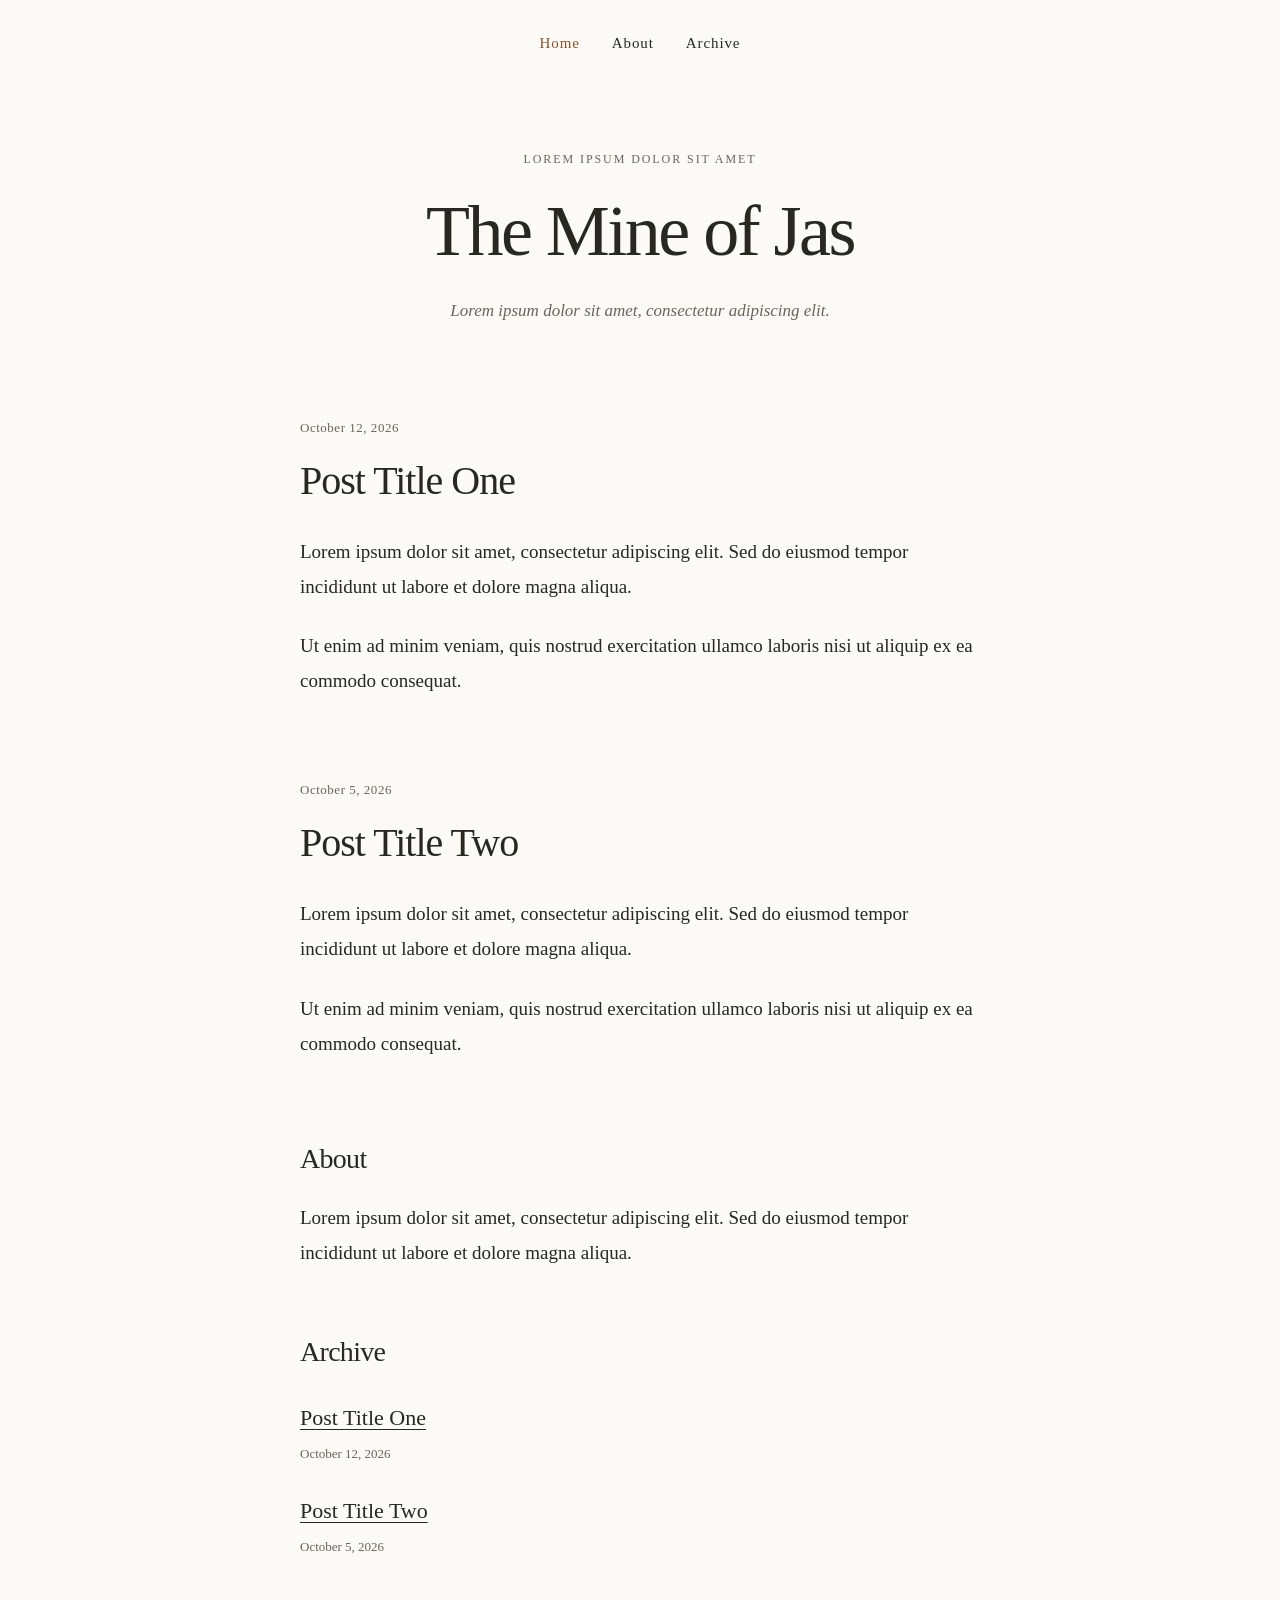
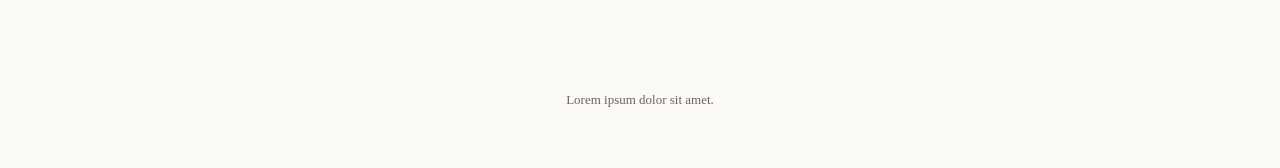
<file: index.html>
<!doctype html>
<html lang="en">
<head>
  <meta charset="utf-8">
  <meta name="viewport" content="width=device-width, initial-scale=1">
  <meta name="description" content="The Mine of Jas">
  <title>The Mine of Jas</title>
  <link rel="stylesheet" href="./style.css">
</head>
<body>
  <a class="skip-link" href="#main">Skip to content</a>

  <header class="site-header">
   <nav aria-label="Main navigation">
  <a href="./index.html" aria-current="page">Home</a>
  <a href="./about.html">About</a>
  <a href="./archive.html">Archive</a>
</nav>

    <div class="masthead">
      <p class="eyebrow">Lorem ipsum dolor sit amet</p>
      <h1>The Mine of Jas</h1>
      <p class="tagline">Lorem ipsum dolor sit amet, consectetur adipiscing elit.</p>
    </div>
  </header>

  <main id="main" tabindex="-1">
    <section class="posts" aria-label="Recent writing">
      <article id="post-one" class="post-preview">
        <p class="post-date">
          <time datetime="2026-10-12">October 12, 2026</time>
        </p>
        <h2>Post Title One</h2>
        <p>
          Lorem ipsum dolor sit amet, consectetur adipiscing elit.
          Sed do eiusmod tempor incididunt ut labore et dolore
          magna aliqua.
        </p>
        <p>
          Ut enim ad minim veniam, quis nostrud exercitation
          ullamco laboris nisi ut aliquip ex ea commodo consequat.
        </p>
      </article>

      <article id="post-two" class="post-preview">
        <p class="post-date">
          <time datetime="2026-10-05">October 5, 2026</time>
        </p>
        <h2>Post Title Two</h2>
        <p>
          Lorem ipsum dolor sit amet, consectetur adipiscing elit.
          Sed do eiusmod tempor incididunt ut labore et dolore
          magna aliqua.
        </p>
        <p>
          Ut enim ad minim veniam, quis nostrud exercitation
          ullamco laboris nisi ut aliquip ex ea commodo consequat.
        </p>
      </article>
    </section>

    <section id="about" class="end-section" aria-labelledby="about-title">
      <h2 id="about-title">About</h2>
      <p>
        Lorem ipsum dolor sit amet, consectetur adipiscing elit.
        Sed do eiusmod tempor incididunt ut labore et dolore magna aliqua.
      </p>
    </section>

    <section id="archive" class="end-section" aria-labelledby="archive-title">
      <h2 id="archive-title">Archive</h2>
      <ul class="archive-list">
        <li>
          <a href="#post-one">Post Title One</a>
          <span>October 12, 2026</span>
        </li>
        <li>
          <a href="#post-two">Post Title Two</a>
          <span>October 5, 2026</span>
        </li>
      </ul>
    </section>
  </main>

  <footer class="site-footer">
    <p>Lorem ipsum dolor sit amet.</p>
  </footer>
</body>
</html>
</file>
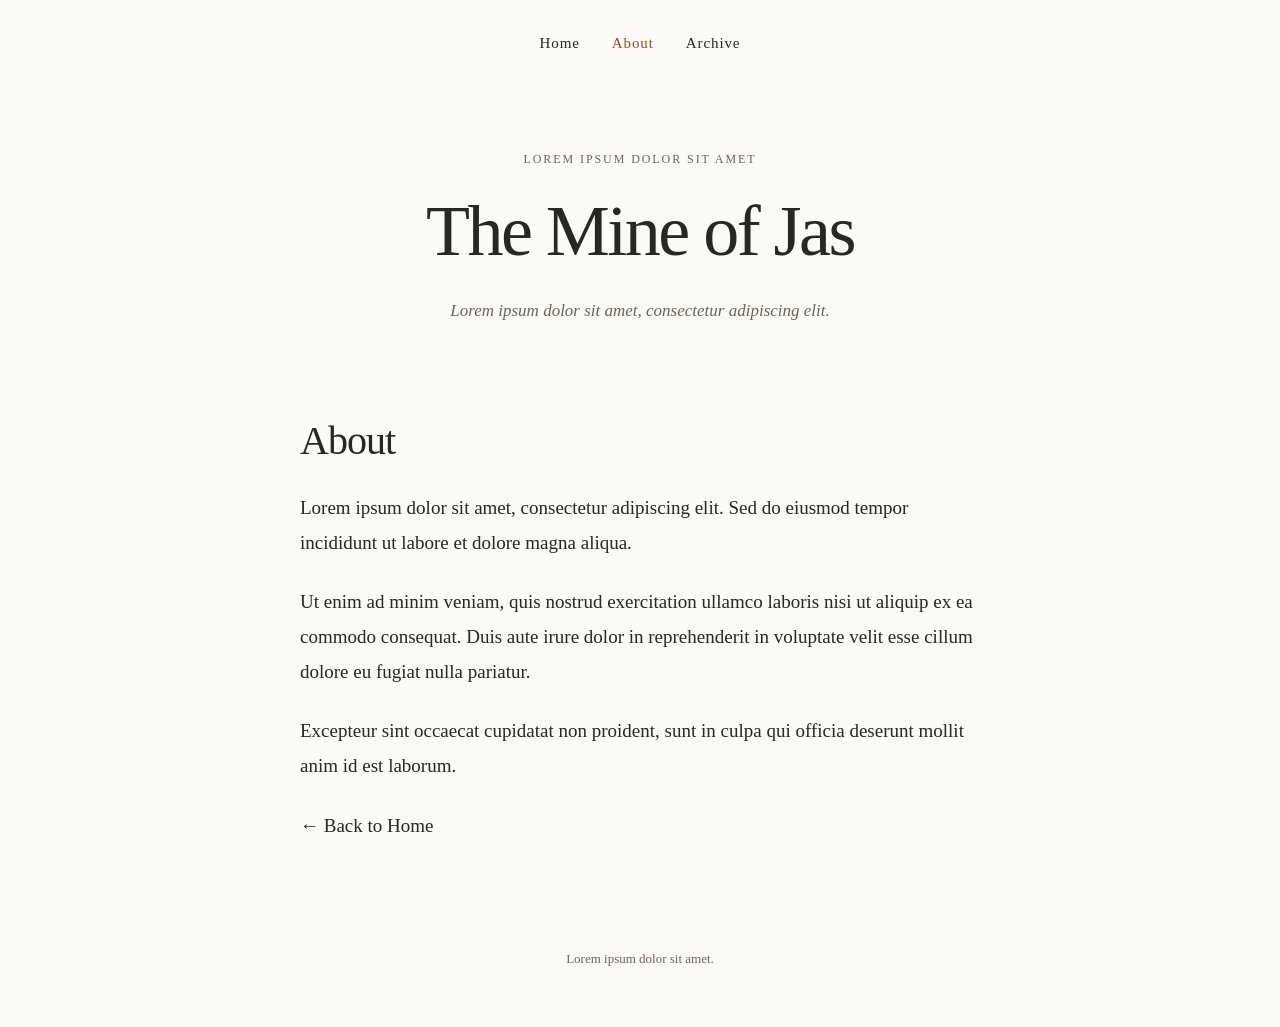
<file: About.html>
<!doctype html>
<html lang="en">
<head>
  <meta charset="utf-8">
  <meta name="viewport" content="width=device-width, initial-scale=1">
  <meta name="description" content="About The Mine of Jas">
  <title>About — The Mine of Jas</title>
  <link rel="stylesheet" href="./style.css">
</head>
<body>
  <a class="skip-link" href="#main">Skip to content</a>

  <header class="site-header">
    <nav aria-label="Main navigation">
      <a href="./index.html">Home</a>
      <a href="./about.html" aria-current="page">About</a>
      <a href="./archive.html">Archive</a>
    </nav>

    <div class="masthead">
      <p class="eyebrow">Lorem ipsum dolor sit amet</p>
      <h1><a href="./index.html">The Mine of Jas</a></h1>
      <p class="tagline">
        Lorem ipsum dolor sit amet, consectetur adipiscing elit.
      </p>
    </div>
  </header>

  <main id="main" tabindex="-1">
    <section aria-labelledby="about-title">
      <h2 id="about-title">About</h2>

      <p>
        Lorem ipsum dolor sit amet, consectetur adipiscing elit.
        Sed do eiusmod tempor incididunt ut labore et dolore
        magna aliqua.
      </p>

      <p>
        Ut enim ad minim veniam, quis nostrud exercitation
        ullamco laboris nisi ut aliquip ex ea commodo consequat.
        Duis aute irure dolor in reprehenderit in voluptate
        velit esse cillum dolore eu fugiat nulla pariatur.
      </p>

      <p>
        Excepteur sint occaecat cupidatat non proident, sunt
        in culpa qui officia deserunt mollit anim id est laborum.
      </p>

      <p><a href="./index.html">← Back to Home</a></p>
    </section>
  </main>

  <footer class="site-footer">
    <p>Lorem ipsum dolor sit amet.</p>
  </footer>
</body>
</html>
</file>
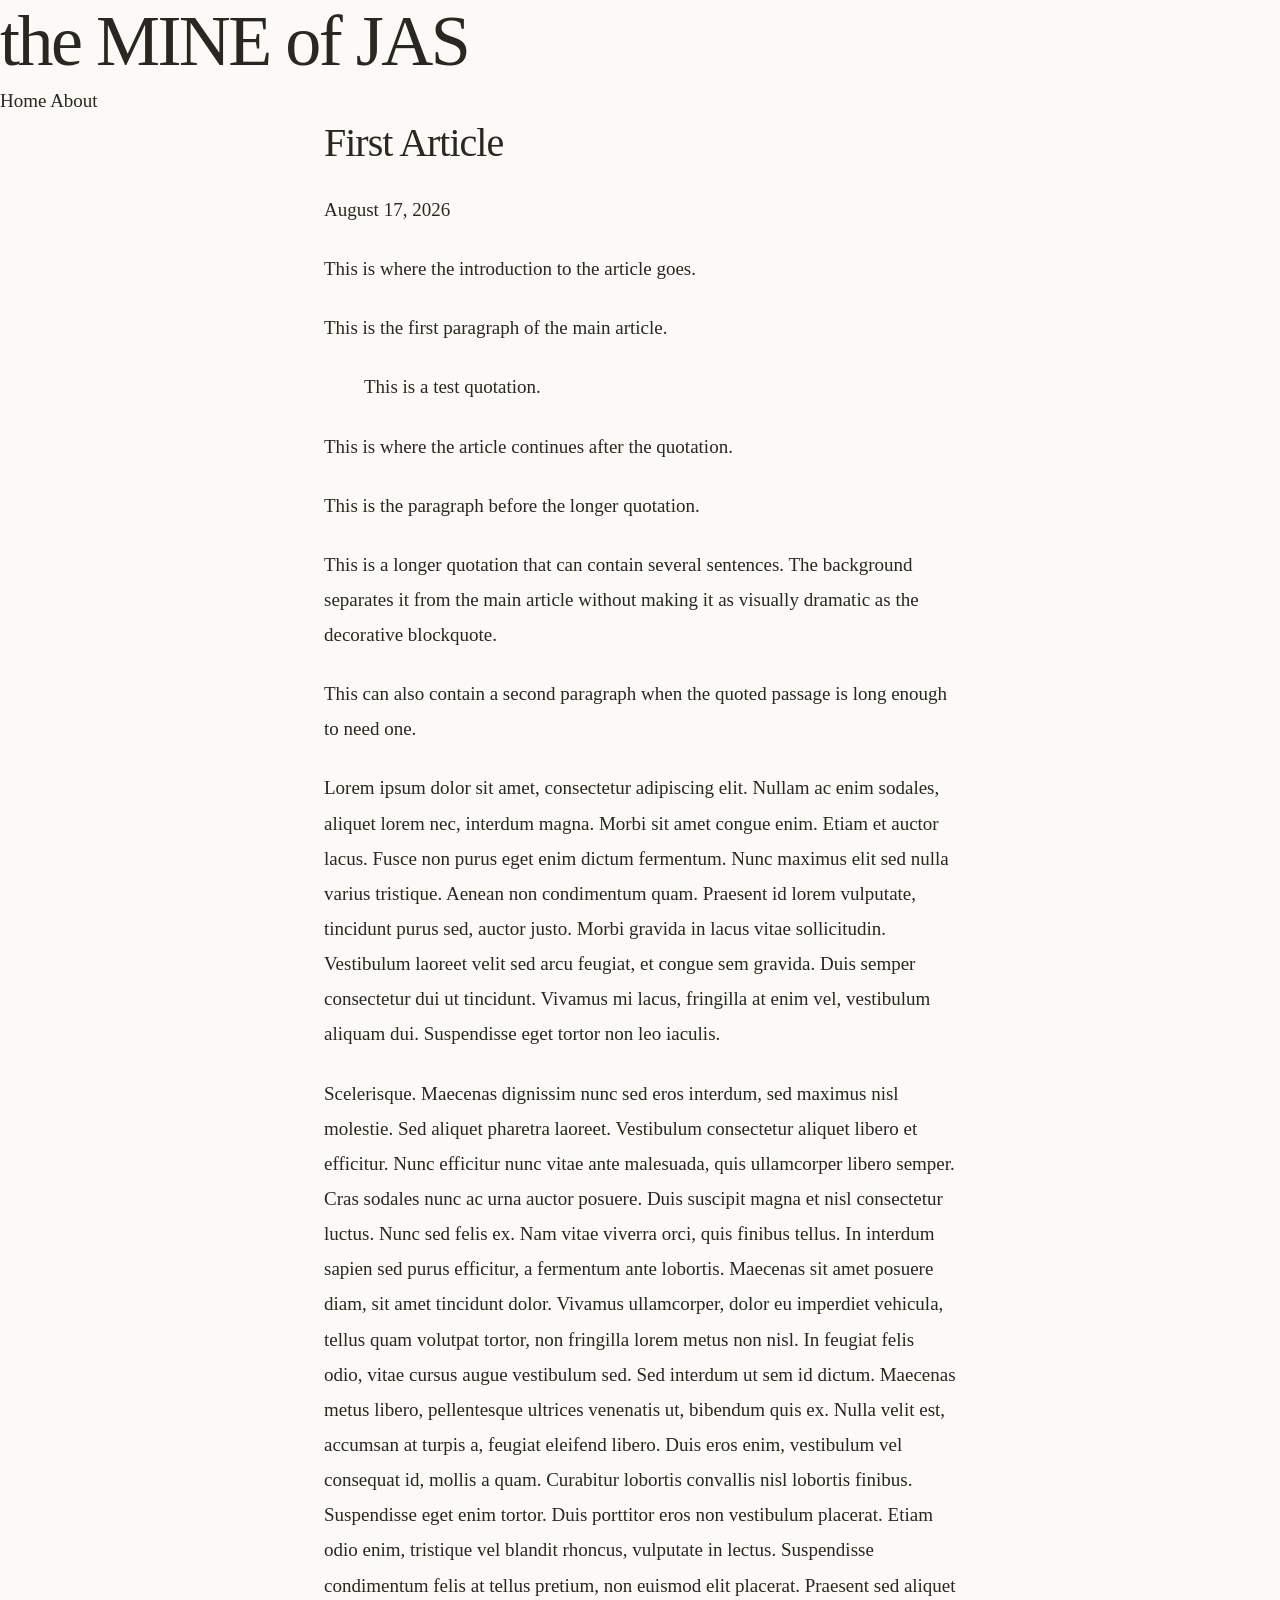
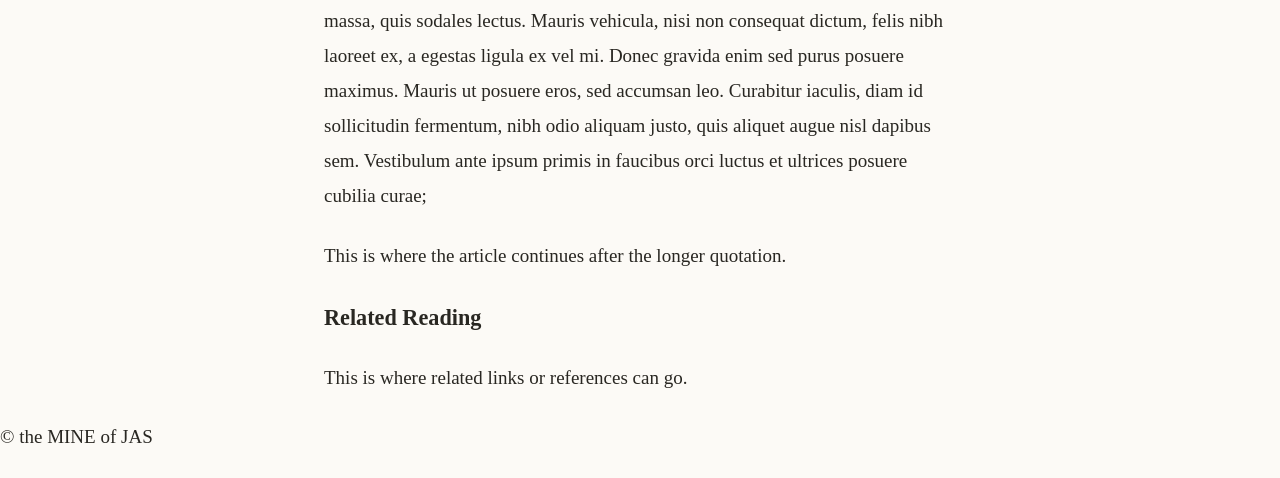
<file: first-article.html>
<!DOCTYPE html>
<html lang="en">
  <head>
    <meta charset="UTF-8">
    <meta name="viewport" content="width=device-width, initial-scale=1.0">

    <title>First Article — the MINE of JAS</title>

    <link rel="stylesheet" href="https://themineofjas.github.io/style.css?v=3">
 <link rel="stylesheet" href="./style.css">
   </head>

  <body>

    <header>
      <h1><a href="/">the MINE of JAS</a></h1>

      <nav>
        <a href="/">Home</a>
        <a href="/about.html">About</a>
      </nav>
    </header>

    <main>
    <main>
  <article>

    <header class="article-header">
      <h2>First Article</h2>
      <p class="article-meta">August 17, 2026</p>
    </header>

    <p class="article-intro">
      This is where the introduction to the article goes.
    </p>

    <p>
      This is the first paragraph of the main article.
    </p>

    <blockquote>
      <p>This is a test quotation.</p>
    </blockquote>

    <p>
      This is where the article continues after the quotation.
          <p>
      This is the paragraph before the longer quotation.
    </p>

    <div class="long-quote">
      <p>
        This is a longer quotation that can contain several sentences.
        The background separates it from the main article without making
        it as visually dramatic as the decorative blockquote.
      </p>

      <p>
        This can also contain a second paragraph when the quoted passage
        is long enough to need one.
      </p>
      
      <p>
        Lorem ipsum dolor sit amet, consectetur adipiscing elit. Nullam ac enim sodales,
        aliquet lorem nec, interdum magna. Morbi sit amet congue enim. Etiam et auctor lacus.
        Fusce non purus eget enim dictum fermentum. Nunc maximus elit sed nulla varius tristique.
        Aenean non condimentum quam. Praesent id lorem vulputate, tincidunt purus sed, auctor justo.
        Morbi gravida in lacus vitae sollicitudin. Vestibulum laoreet velit sed arcu feugiat,
        et congue sem gravida. Duis semper consectetur dui ut tincidunt. Vivamus mi lacus,
        fringilla at enim vel, vestibulum aliquam dui. Suspendisse eget tortor non leo iaculis.
      </p>

      <p>
        Scelerisque. Maecenas dignissim nunc sed eros interdum, sed maximus nisl molestie.
        Sed aliquet pharetra laoreet.
Vestibulum consectetur aliquet libero et efficitur. Nunc efficitur nunc vitae ante malesuada,
        quis ullamcorper libero semper. Cras sodales nunc ac urna auctor posuere.
        Duis suscipit magna et nisl consectetur luctus. Nunc sed felis ex. Nam vitae viverra orci,
        quis finibus tellus. In interdum sapien sed purus efficitur, a fermentum ante lobortis.
Maecenas sit amet posuere diam, sit amet tincidunt dolor. Vivamus ullamcorper, dolor eu imperdiet
        vehicula, tellus quam volutpat tortor, non fringilla lorem metus non nisl. In feugiat felis
        odio, vitae cursus augue vestibulum sed. Sed interdum ut sem id dictum. Maecenas metus
        libero, pellentesque ultrices venenatis ut, bibendum quis ex. Nulla velit est, accumsan
        at turpis a, feugiat eleifend libero. Duis eros enim, vestibulum vel consequat id, mollis
        a quam.
Curabitur lobortis convallis nisl lobortis finibus. Suspendisse eget enim tortor. Duis porttitor eros
        non vestibulum placerat. Etiam odio enim, tristique vel blandit rhoncus, vulputate in lectus.
        Suspendisse condimentum felis at tellus pretium, non euismod elit placerat. Praesent sed aliquet
        massa, quis sodales lectus. Mauris vehicula, nisi non consequat dictum, felis nibh laoreet ex, a egestas ligula ex vel mi. Donec gravida enim sed purus posuere maximus. Mauris ut posuere eros, sed accumsan leo. Curabitur iaculis, diam id sollicitudin fermentum, nibh odio aliquam justo, quis aliquet augue nisl dapibus sem.
        Vestibulum ante ipsum primis in faucibus orci luctus et ultrices posuere cubilia curae;
 </p>
    </div>

    <p>
      This is where the article continues after the longer quotation.
    </p>

    <section class="article-footer">
      <h3>Related Reading</h3>
      <p>This is where related links or references can go.</p>
    </section>

  </article>
</main>
    </main>

    <footer>
      <p>© the MINE of JAS</p>
    </footer>

  </body>
</html>
</file>
<file: style.css>
:root {
  --paper: #fcfaf6;
  --ink: #292722;
  --muted: #6b645b;
  --accent: #87542f;
}

* {
  box-sizing: border-box;
}

html {
  scroll-padding-top: 2rem;
}

body {
  margin: 0;
  background: var(--paper);
  color: var(--ink);
  font-family: Georgia, "Palatino Linotype", Palatino,
    "Book Antiqua", Garamond, serif;
  font-size: 19px;
  line-height: 1.85;
  overflow-wrap: break-word;
  -webkit-font-smoothing: antialiased;
}

a {
  color: inherit;
  text-decoration: none;
}

a:hover {
  color: var(--accent);
  text-decoration: underline;
  text-underline-offset: 0.25em;
}

a:focus-visible {
  outline: none;
  background: #f1dfc6;
  text-decoration: underline;
}

::selection {
  background: #f1dfc6;
  color: var(--ink);
}

/* Shared page width */

.site-header,
main,
.site-footer {
  width: calc(100% - 48px);
  max-width: 680px;
  margin: 0 auto;
}

/* Top navigation */

.site-header nav {
  display: flex;
  justify-content: center;
  flex-wrap: wrap;
  gap: 32px;
  padding: 30px 0;
  font-size: 15px;
  letter-spacing: 0.06em;
}

nav a[aria-current="page"] {
  color: var(--accent);
}

/* Centered site title */

.masthead {
  padding: 60px 0 90px;
  text-align: center;
}

.eyebrow {
  margin: 0 0 20px;
  color: var(--muted);
  font-size: 12px;
  letter-spacing: 0.16em;
  text-transform: uppercase;
}

h1 {
  margin: 0;
  font-size: clamp(42px, 7vw, 72px);
  font-weight: normal;
  line-height: 1.15;
  letter-spacing: -0.035em;
}

.tagline {
  margin: 24px 0 0;
  color: var(--muted);
  font-size: 17px;
  font-style: italic;
  line-height: 1.7;
}

/* Headings and body text */

h2 {
  margin: 0 0 24px;
  font-size: clamp(30px, 4vw, 40px);
  font-weight: normal;
  line-height: 1.25;
  letter-spacing: -0.025em;
}

p {
  margin: 0 0 24px;
}

/* Homepage posts */

.posts {
  display: block;
}

.post-preview {
  margin: 0 0 80px;
}

.post-date {
  margin: 0 0 16px;
  color: var(--muted);
  font-size: 13px;
  letter-spacing: 0.04em;
}

.post-preview h2 {
  margin-bottom: 28px;
}

/* About and archive sections */

.end-section {
  margin-top: 64px;
}

.end-section h2 {
  font-size: 28px;
}

.archive-list {
  margin: 32px 0 48px;
  padding: 0;
  list-style: none;
}

.archive-list li {
  margin-bottom: 28px;
}

.archive-list a {
  font-size: 22px;
  line-height: 1.4;
  text-decoration: underline;
  text-decoration-thickness: 1px;
  text-underline-offset: 4px;
}

.archive-list span {
  display: block;
  margin-top: 6px;
  color: var(--muted);
  font-size: 13px;
}

/* Footer */

.site-footer {
  padding: 80px 0 32px;
  color: var(--muted);
  text-align: center;
  font-size: 13px;
}

/* Skip link */

.skip-link {
  position: absolute;
  top: 16px;
  left: 16px;
  padding: 8px 16px;
  background: var(--paper);
  transform: translateY(-200%);
}

.skip-link:focus {
  transform: translateY(0);
}

/* Mobile */

@media (max-width: 480px) {
  body {
    font-size: 17px;
    line-height: 1.8;
  }

  .site-header,
  main,
  .site-footer {
    width: calc(100% - 40px);
  }

  .site-header nav {
    gap: 24px;
    padding: 24px 0;
  }

  .masthead {
    padding: 40px 0 64px;
  }

  .post-preview {
    margin-bottom: 56px;
  }

  .site-footer {
    padding-top: 56px;
  }
}
</file>
